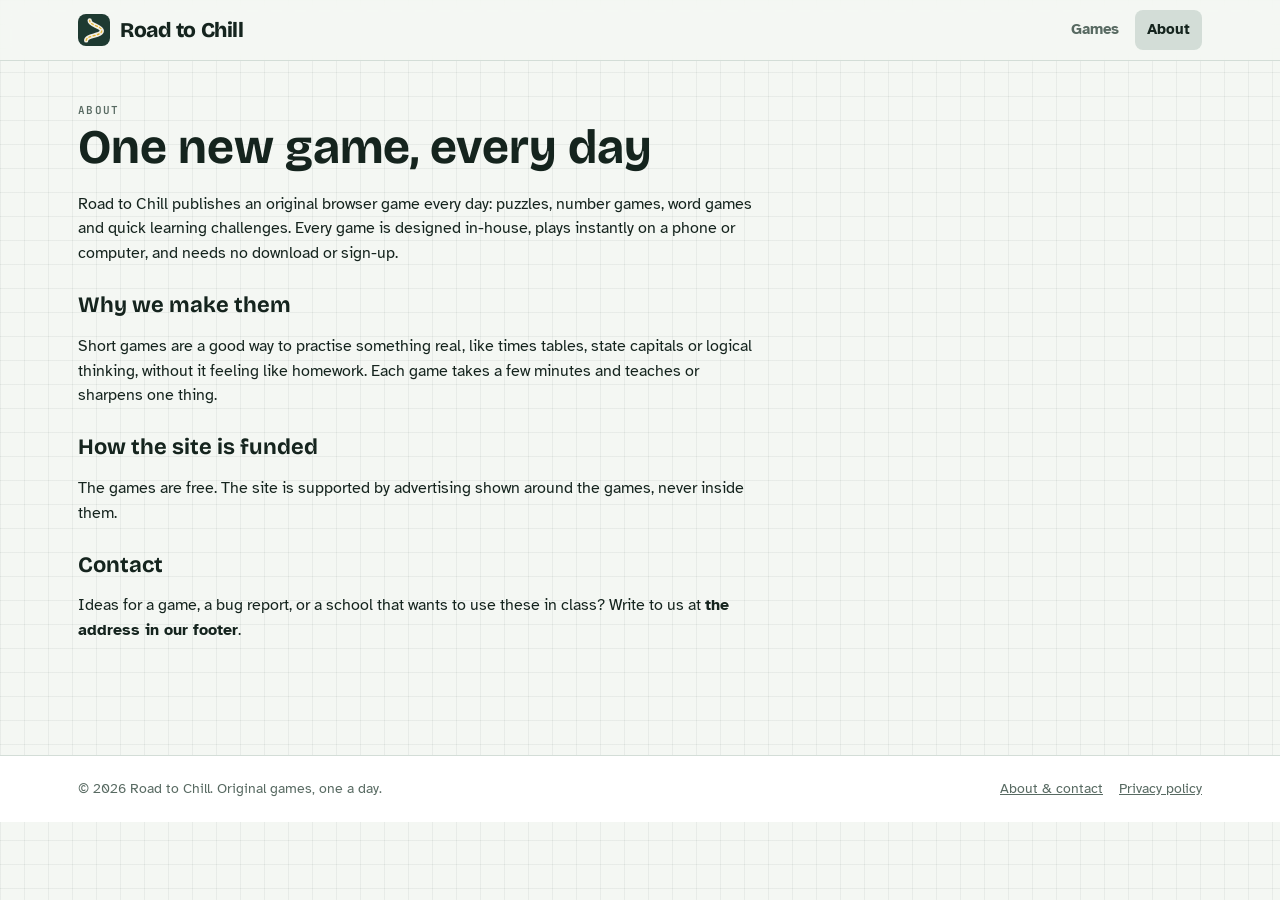
<file: about.html>
<!doctype html>
<html lang="en">
<head>
<meta charset="utf-8">
<meta name="viewport" content="width=device-width, initial-scale=1, viewport-fit=cover">
<title>About · Road to Chill</title>
<link rel="preconnect" href="https://fonts.googleapis.com">
<link rel="preconnect" href="https://fonts.gstatic.com" crossorigin>
<link rel="stylesheet" href="https://fonts.googleapis.com/css2?family=Atkinson+Hyperlegible:wght@400;700&family=Bricolage+Grotesque:opsz,wght@12..96,700;12..96,800&family=JetBrains+Mono:wght@500;700&display=swap">
<link rel="stylesheet" href="style.css">
<script src="config.js"></script>
<script src="app.js"></script>
</head>
<body>
<header id="site-header"></header>
<main class="wrap"><article class="prose">
<span class="label">About</span>
<h1>One new game, every day</h1>
<p><span data-site-name></span> publishes an original browser game every day: puzzles, number games, word games and quick learning challenges. Every game is designed in-house, plays instantly on a phone or computer, and needs no download or sign-up.</p>
<h2>Why we make them</h2>
<p>Short games are a good way to practise something real, like times tables, state capitals or logical thinking, without it feeling like homework. Each game takes a few minutes and teaches or sharpens one thing.</p>
<h2>How the site is funded</h2>
<p>The games are free. The site is supported by advertising shown around the games, never inside them.</p>
<h2>Contact</h2>
<p id="contact">Ideas for a game, a bug report, or a school that wants to use these in class? Write to us at <strong id="contact-email">the address in our footer</strong>.</p>
</article></main>
<footer id="site-footer"></footer>
<script>App.chrome("about");if(App.S.contactEmail){document.getElementById("contact-email").textContent=App.S.contactEmail;}</script>
</body>
</html>
</file>
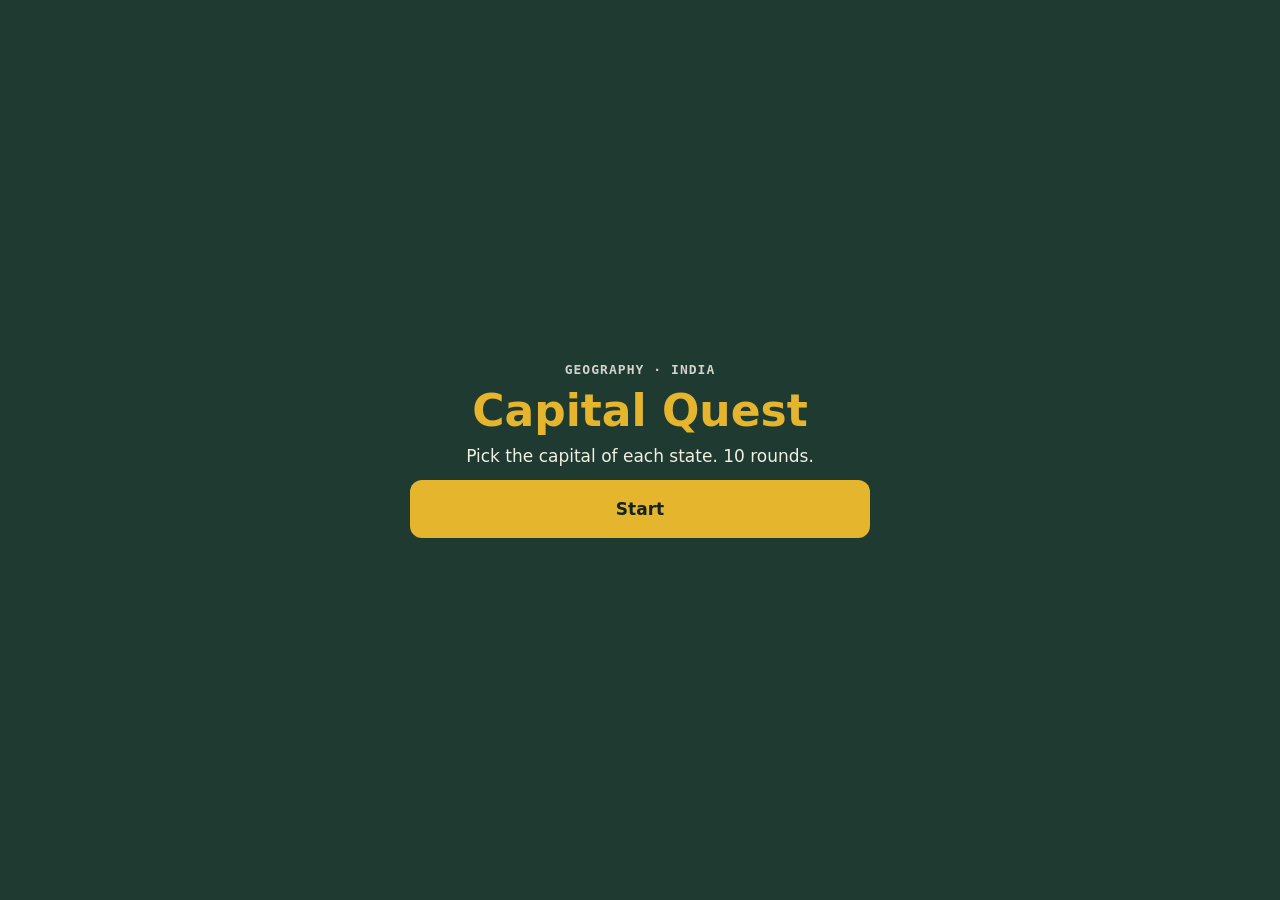
<file: capital-quest.html>
<!doctype html>
<html lang="en">
<head>
<meta charset="utf-8">
<meta name="viewport" content="width=device-width, initial-scale=1">
<title>Capital Quest</title>
<style>
  :root { --bg:#1e3a31; --card:#f2efe4; --ink:#16241e; --accent:#e5b52e; --ok:#3aa36a; --bad:#d4553f; }
  * { box-sizing: border-box; }
  html, body { height: 100%; margin: 0; }
  body { background: var(--bg); color: var(--card); font: 17px/1.4 system-ui, "Segoe UI", sans-serif; display: grid; place-items: center; padding: 16px; }
  .box { width: 100%; max-width: 460px; display: grid; gap: 14px; }
  .top { display: flex; justify-content: space-between; font: 700 13px ui-monospace, Menlo, monospace; letter-spacing: .08em; text-transform: uppercase; opacity: .85; }
  .bar { height: 6px; border-radius: 6px; background: rgba(255,255,255,.12); overflow: hidden; }
  .bar i { display: block; height: 100%; background: var(--accent); transition: width .3s; }
  .q { background: var(--card); color: var(--ink); border-radius: 14px; padding: 22px; text-align: center; }
  .q small { display: block; font-size: 13px; text-transform: uppercase; letter-spacing: .1em; opacity: .65; margin-bottom: 6px; }
  .q b { font-size: clamp(26px, 7vw, 36px); line-height: 1.1; }
  .opts { display: grid; grid-template-columns: 1fr 1fr; gap: 10px; }
  button { font: 700 17px system-ui, sans-serif; border: 0; border-radius: 12px; padding: 16px 10px; cursor: pointer; background: rgba(255,255,255,.1); color: var(--card); box-shadow: inset 0 0 0 2px rgba(255,255,255,.18); min-height: 58px; }
  button:hover { background: rgba(255,255,255,.16); }
  button.ok { background: var(--ok); box-shadow: none; }
  button.bad { background: var(--bad); box-shadow: none; }
  button.primary { background: var(--accent); color: var(--ink); box-shadow: none; }
  .fact { min-height: 1.4em; text-align: center; font-size: 15px; opacity: .9; }
  .end { text-align: center; display: grid; gap: 12px; }
  .end .big { font: 800 64px/1 system-ui, sans-serif; color: var(--accent); }
</style>
</head>
<body>
<div class="box" id="app"></div>
<script>
const DATA = [
  ["Andhra Pradesh","Amaravati"],["Arunachal Pradesh","Itanagar"],["Assam","Dispur"],["Bihar","Patna"],
  ["Chhattisgarh","Raipur"],["Goa","Panaji"],["Gujarat","Gandhinagar"],["Haryana","Chandigarh"],
  ["Himachal Pradesh","Shimla"],["Jharkhand","Ranchi"],["Karnataka","Bengaluru"],["Kerala","Thiruvananthapuram"],
  ["Madhya Pradesh","Bhopal"],["Maharashtra","Mumbai"],["Manipur","Imphal"],["Meghalaya","Shillong"],
  ["Mizoram","Aizawl"],["Nagaland","Kohima"],["Odisha","Bhubaneswar"],["Punjab","Chandigarh"],
  ["Rajasthan","Jaipur"],["Sikkim","Gangtok"],["Tamil Nadu","Chennai"],["Telangana","Hyderabad"],
  ["Tripura","Agartala"],["Uttar Pradesh","Lucknow"],["Uttarakhand","Dehradun"],["West Bengal","Kolkata"]
];
const CAPS = [...new Set(DATA.map(d => d[1]))];
const ROUNDS = 10;
const shuffle = a => { a = [...a]; for (let i = a.length - 1; i > 0; i--) { const j = Math.random() * (i + 1) | 0; [a[i], a[j]] = [a[j], a[i]]; } return a; };
const best = { get() { try { return +localStorage.getItem("cq-best") || 0; } catch (e) { return 0; } }, set(v) { try { localStorage.setItem("cq-best", v); } catch (e) {} } };
const app = document.getElementById("app");
let deck, round, score;

function start() { deck = shuffle(DATA).slice(0, ROUNDS); round = 0; score = 0; ask(); }

function ask() {
  const [state, cap] = deck[round];
  const opts = shuffle([cap, ...shuffle(CAPS.filter(c => c !== cap)).slice(0, 3)]);
  app.innerHTML = `
    <div class="top"><span>Round ${round + 1} / ${ROUNDS}</span><span>Score ${score}</span></div>
    <div class="bar"><i style="width:${round / ROUNDS * 100}%"></i></div>
    <div class="q"><small>What is the capital of</small><b>${state}</b></div>
    <div class="opts">${opts.map(o => `<button type="button">${o}</button>`).join("")}</div>
    <div class="fact" id="fact"></div>`;
  app.querySelectorAll(".opts button").forEach(b => b.onclick = () => pick(b, cap));
}

function pick(btn, cap) {
  app.querySelectorAll(".opts button").forEach(b => { b.disabled = true; if (b.textContent === cap) b.classList.add("ok"); });
  if (btn.textContent === cap) { score++; document.getElementById("fact").textContent = "Correct!"; }
  else { btn.classList.add("bad"); document.getElementById("fact").textContent = `It's ${cap}.`; }
  setTimeout(() => (++round < ROUNDS ? ask() : finish()), 1100);
}

function finish() {
  const b = Math.max(best.get(), score); best.set(b);
  const line = score === 10 ? "Perfect map! You know India by heart." : score >= 7 ? "Great work. A couple more rounds and you'll have them all." : "Good start. Play again: the states repeat, so you'll learn fast.";
  app.innerHTML = `<div class="end"><div class="top" style="justify-content:center">Final score</div>
    <div class="big">${score}/${ROUNDS}</div><div>${line}</div><div style="opacity:.75">Best: ${b}/${ROUNDS}</div>
    <button class="primary" type="button" id="again">Play again</button></div>`;
  document.getElementById("again").onclick = start;
}

app.innerHTML = `<div class="end"><div class="top" style="justify-content:center">Geography · India</div>
  <div class="big" style="font-size:44px">Capital Quest</div>
  <div>Pick the capital of each state. ${ROUNDS} rounds.</div>
  <button class="primary" type="button" id="go">Start</button></div>`;
document.getElementById("go").onclick = start;
</script>
</body>
</html>
</file>
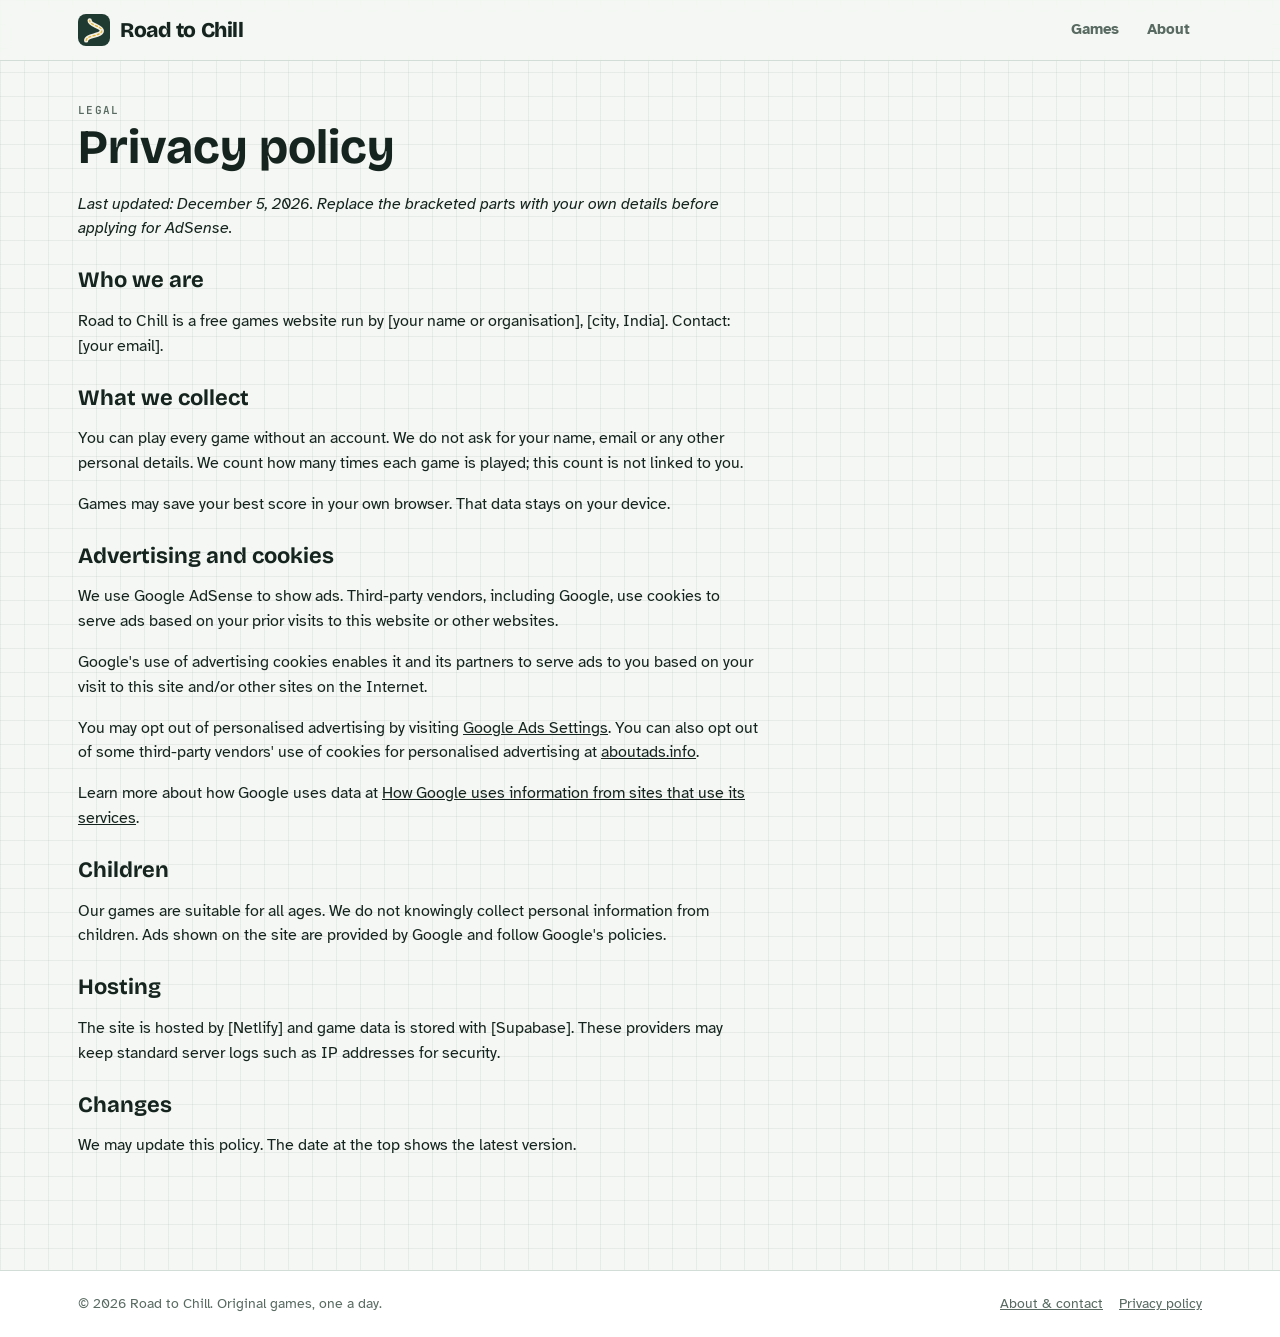
<file: privacy.html>
<!doctype html>
<html lang="en">
<head>
<meta charset="utf-8">
<meta name="viewport" content="width=device-width, initial-scale=1, viewport-fit=cover">
<title>Privacy policy · Road to Chill</title>
<link rel="preconnect" href="https://fonts.googleapis.com">
<link rel="preconnect" href="https://fonts.gstatic.com" crossorigin>
<link rel="stylesheet" href="https://fonts.googleapis.com/css2?family=Atkinson+Hyperlegible:wght@400;700&family=Bricolage+Grotesque:opsz,wght@12..96,700;12..96,800&family=JetBrains+Mono:wght@500;700&display=swap">
<link rel="stylesheet" href="style.css">
<script src="config.js"></script>
<script src="app.js"></script>
</head>
<body>
<header id="site-header"></header>
<main class="wrap"><article class="prose">
<span class="label">Legal</span>
<h1>Privacy policy</h1>
<p><em>Last updated: <span id="updated"></span>. Replace the bracketed parts with your own details before applying for AdSense.</em></p>
<h2>Who we are</h2>
<p><span data-site-name></span> is a free games website run by [your name or organisation], [city, India]. Contact: [your email].</p>
<h2>What we collect</h2>
<p>You can play every game without an account. We do not ask for your name, email or any other personal details. We count how many times each game is played; this count is not linked to you.</p>
<p>Games may save your best score in your own browser. That data stays on your device.</p>
<h2>Advertising and cookies</h2>
<p>We use Google AdSense to show ads. Third-party vendors, including Google, use cookies to serve ads based on your prior visits to this website or other websites.</p>
<p>Google's use of advertising cookies enables it and its partners to serve ads to you based on your visit to this site and/or other sites on the Internet.</p>
<p>You may opt out of personalised advertising by visiting <a href="https://www.google.com/settings/ads" rel="noopener">Google Ads Settings</a>. You can also opt out of some third-party vendors' use of cookies for personalised advertising at <a href="https://www.aboutads.info/choices/" rel="noopener">aboutads.info</a>.</p>
<p>Learn more about how Google uses data at <a href="https://policies.google.com/technologies/partner-sites" rel="noopener">How Google uses information from sites that use its services</a>.</p>
<h2>Children</h2>
<p>Our games are suitable for all ages. We do not knowingly collect personal information from children. Ads shown on the site are provided by Google and follow Google's policies.</p>
<h2>Hosting</h2>
<p>The site is hosted by [Netlify] and game data is stored with [Supabase]. These providers may keep standard server logs such as IP addresses for security.</p>
<h2>Changes</h2>
<p>We may update this policy. The date at the top shows the latest version.</p>
</article></main>
<footer id="site-footer"></footer>
<script>App.chrome("privacy");document.getElementById("updated").textContent=new Date(document.lastModified).toLocaleDateString(undefined,{day:"numeric",month:"long",year:"numeric"});</script>
</body>
</html>
</file>
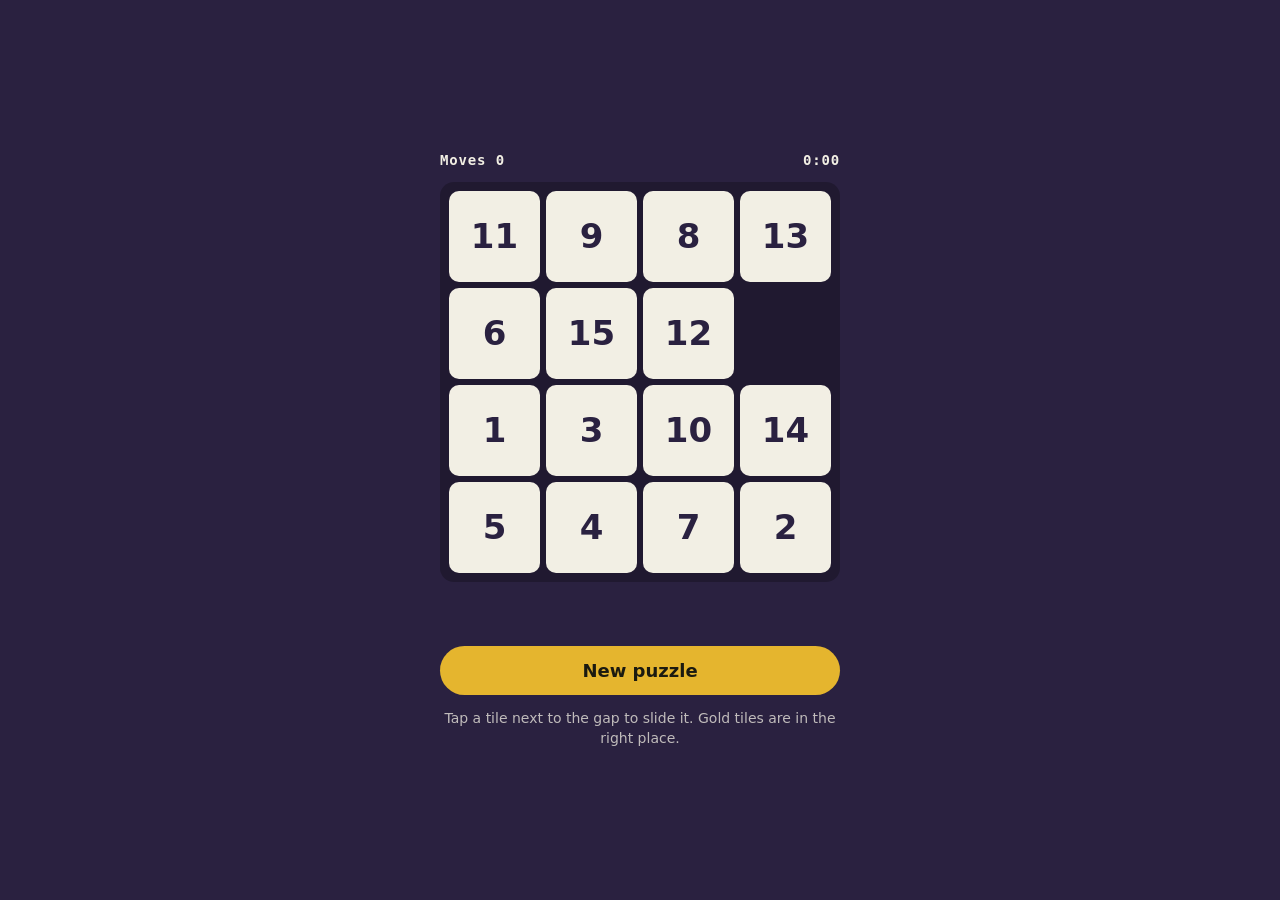
<file: slide-15.html>
<!doctype html>
<html lang="en">
<head>
<meta charset="utf-8">
<meta name="viewport" content="width=device-width, initial-scale=1">
<title>Slide 15</title>
<style>
  :root { --bg:#2a2140; --tile:#f2efe4; --ink:#2a2140; --accent:#e5b52e; }
  * { box-sizing: border-box; }
  html, body { height: 100%; margin: 0; }
  body { background: var(--bg); color: var(--tile); font: 16px/1.4 system-ui, "Segoe UI", sans-serif; display: grid; place-items: center; padding: 16px; }
  .box { width: 100%; max-width: 400px; display: grid; gap: 14px; text-align: center; }
  .hud { display: flex; justify-content: space-between; font: 700 14px ui-monospace, Menlo, monospace; letter-spacing: .06em; }
  .board { position: relative; width: 100%; aspect-ratio: 1; background: rgba(0,0,0,.25); border-radius: 14px; padding: 6px; }
  .tile { position: absolute; width: calc((100% - 12px) / 4 - 6px); height: calc((100% - 12px) / 4 - 6px);
    display: grid; place-items: center; background: var(--tile); color: var(--ink); border-radius: 10px;
    font: 800 clamp(22px, 8vw, 34px) system-ui, sans-serif; cursor: pointer; border: 0;
    transition: left .12s ease, top .12s ease; touch-action: manipulation; }
  .tile.home { background: var(--accent); }
  button.primary { font: 800 18px system-ui, sans-serif; border: 0; border-radius: 999px; padding: 14px 22px; background: var(--accent); color: #1b1a10; cursor: pointer; }
  .win { font: 800 28px system-ui, sans-serif; color: var(--accent); min-height: 1.3em; }
  .muted { opacity: .75; font-size: 14px; }
  @media (prefers-reduced-motion: reduce) { .tile { transition: none; } }
</style>
</head>
<body>
<div class="box">
  <div class="hud"><span>Moves <b id="m">0</b></span><span id="best"></span><span id="time">0:00</span></div>
  <div class="board" id="board" aria-label="Sliding puzzle"></div>
  <div class="win" id="win"></div>
  <button class="primary" type="button" id="shuffle">New puzzle</button>
  <div class="muted">Tap a tile next to the gap to slide it. Gold tiles are in the right place.</div>
</div>
<script>
const N = 4, board = document.getElementById("board");
let cells, moves, t0, clock, done;
const store = { get() { try { return +localStorage.getItem("s15-best") || 0; } catch (e) { return 0; } }, set(v) { try { localStorage.setItem("s15-best", v); } catch (e) {} } };

function neighbours(i) { const r = i / N | 0, c = i % N, out = []; if (r) out.push(i - N); if (r < N - 1) out.push(i + N); if (c) out.push(i - 1); if (c < N - 1) out.push(i + 1); return out; }

function newGame() {
  cells = [...Array(N * N - 1).keys()].map(i => i + 1).concat(0);
  let gap = N * N - 1, prev = -1;
  for (let k = 0; k < 220; k++) { // random legal moves keep it solvable
    const opts = neighbours(gap).filter(x => x !== prev);
    const pick = opts[Math.random() * opts.length | 0];
    [cells[gap], cells[pick]] = [cells[pick], cells[gap]]; prev = gap; gap = pick;
  }
  moves = 0; done = false; t0 = null; clearInterval(clock);
  document.getElementById("time").textContent = "0:00";
  document.getElementById("win").textContent = "";
  const b = store.get(); document.getElementById("best").textContent = b ? "Best " + b : "";
  draw();
}

function draw() {
  board.innerHTML = "";
  cells.forEach((v, i) => {
    if (!v) return;
    const el = document.createElement("button");
    el.type = "button"; el.className = "tile" + (v === i + 1 ? " home" : ""); el.textContent = v;
    el.style.left = `calc(6px + ${i % N} * (100% - 12px) / 4 + 3px)`;
    el.style.top = `calc(6px + ${i / N | 0} * (100% - 12px) / 4 + 3px)`;
    el.onclick = () => move(i);
    board.appendChild(el);
  });
  document.getElementById("m").textContent = moves;
}

function move(i) {
  if (done) return;
  const gap = cells.indexOf(0);
  if (!neighbours(gap).includes(i)) return;
  if (!t0) { t0 = Date.now(); clock = setInterval(() => { const s = (Date.now() - t0) / 1000 | 0; document.getElementById("time").textContent = (s / 60 | 0) + ":" + String(s % 60).padStart(2, "0"); }, 500); }
  [cells[gap], cells[i]] = [cells[i], cells[gap]]; moves++; draw();
  if (cells.every((v, k) => v === (k + 1) % (N * N))) {
    done = true; clearInterval(clock);
    const b = store.get(); if (!b || moves < b) store.set(moves);
    document.getElementById("win").textContent = `Solved in ${moves} moves!`;
  }
}

document.getElementById("shuffle").onclick = newGame;
newGame();
</script>
</body>
</html>
</file>
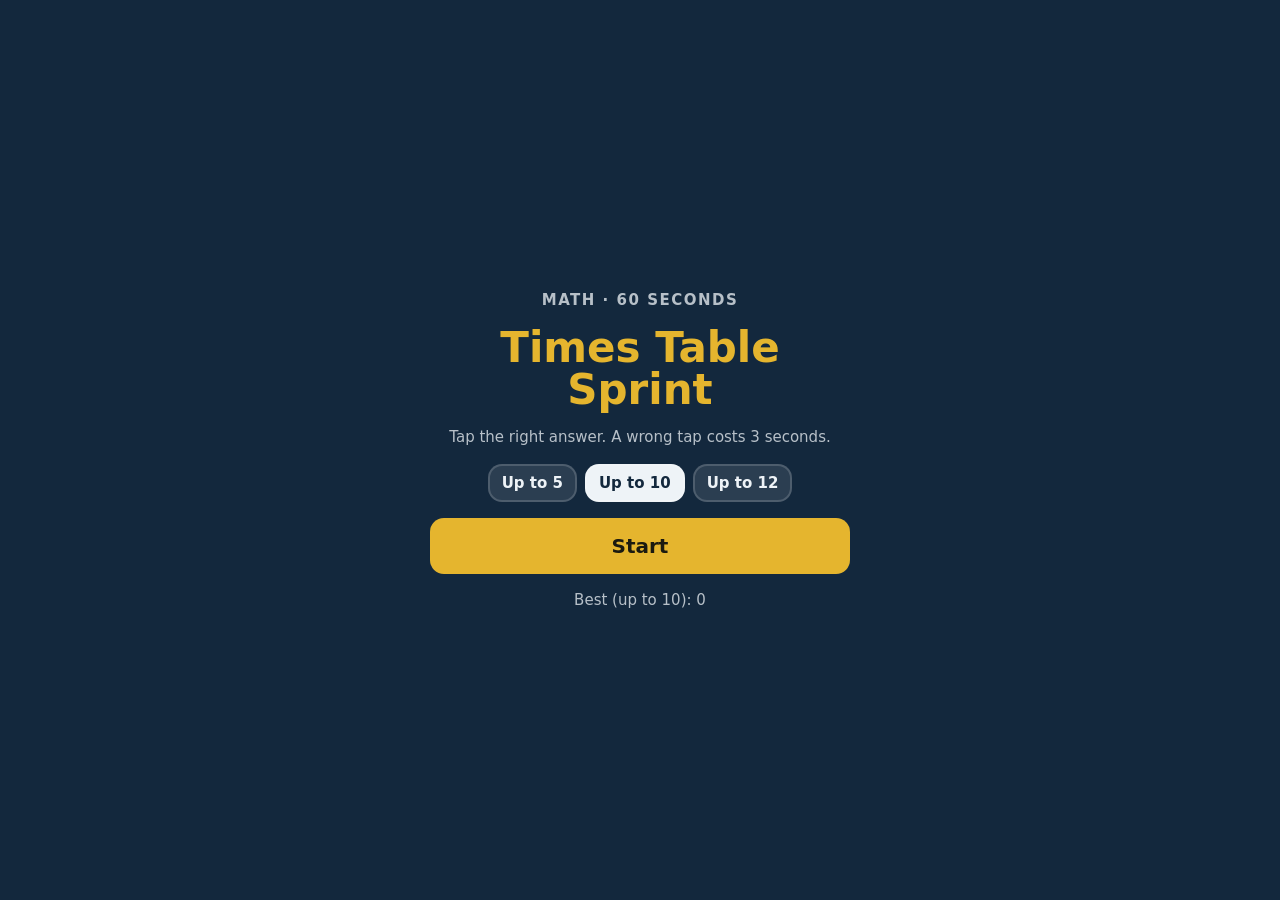
<file: times-table-sprint.html>
<!doctype html>
<html lang="en">
<head>
<meta charset="utf-8">
<meta name="viewport" content="width=device-width, initial-scale=1">
<title>Times Table Sprint</title>
<style>
  :root { --bg:#13283d; --chalk:#eef3f7; --accent:#e5b52e; --ok:#3aa36a; --bad:#d4553f; }
  * { box-sizing: border-box; }
  html, body { height: 100%; margin: 0; }
  body { background: var(--bg); color: var(--chalk); font: 17px/1.4 system-ui, "Segoe UI", sans-serif; display: grid; place-items: center; padding: 16px; }
  .box { width: 100%; max-width: 420px; display: grid; gap: 16px; text-align: center; }
  .hud { display: flex; justify-content: space-between; font: 700 14px ui-monospace, Menlo, monospace; letter-spacing: .06em; }
  .time { color: var(--accent); }
  .sum { font: 800 clamp(48px, 14vw, 72px)/1 system-ui, sans-serif; letter-spacing: -.02em; padding: 18px 0; border-radius: 16px; background: rgba(255,255,255,.06); transition: background .15s; }
  .sum.ok { background: rgba(58,163,106,.35); } .sum.bad { background: rgba(212,85,63,.35); }
  .pad { display: grid; grid-template-columns: 1fr 1fr; gap: 10px; }
  button { font: 800 26px system-ui, sans-serif; border: 0; border-radius: 14px; padding: 18px 0; cursor: pointer; background: rgba(255,255,255,.1); color: var(--chalk); box-shadow: inset 0 0 0 2px rgba(255,255,255,.16); touch-action: manipulation; }
  button:active { transform: scale(.97); }
  button.primary { background: var(--accent); color: #1b1a10; font-size: 20px; box-shadow: none; padding: 16px; }
  .big { font: 800 64px/1 system-ui, sans-serif; color: var(--accent); }
  .muted { opacity: .75; font-size: 15px; }
  .levels { display: flex; gap: 8px; justify-content: center; flex-wrap: wrap; }
  .levels button { font-size: 15px; padding: 10px 14px; }
  .levels button[aria-pressed="true"] { background: var(--chalk); color: var(--bg); }
</style>
</head>
<body>
<div class="box" id="app"></div>
<script>
const app = document.getElementById("app");
const LEVELS = { "Up to 5": 5, "Up to 10": 10, "Up to 12": 12 };
let max = 10, score, wrong, left, timer, answer;
const store = { get(k) { try { return +localStorage.getItem(k) || 0; } catch (e) { return 0; } }, set(k, v) { try { localStorage.setItem(k, v); } catch (e) {} } };
const rnd = (a, b) => a + Math.floor(Math.random() * (b - a + 1));

function menu() {
  app.innerHTML = `<div class="muted" style="text-transform:uppercase;letter-spacing:.1em;font-weight:700">Math · 60 seconds</div>
    <div class="big" style="font-size:42px">Times Table Sprint</div>
    <div class="muted">Tap the right answer. A wrong tap costs 3 seconds.</div>
    <div class="levels">${Object.keys(LEVELS).map(k => `<button type="button" aria-pressed="${LEVELS[k] === max}" data-m="${LEVELS[k]}">${k}</button>`).join("")}</div>
    <button class="primary" type="button" id="go">Start</button>
    <div class="muted">Best (up to ${max}): ${store.get("tts-" + max)}</div>`;
  app.querySelectorAll(".levels button").forEach(b => b.onclick = () => { max = +b.dataset.m; menu(); });
  document.getElementById("go").onclick = start;
}

function start() {
  score = 0; wrong = 0; left = 60;
  app.innerHTML = `<div class="hud"><span>Score <b id="s">0</b></span><span class="time" id="t">60s</span></div>
    <div class="sum" id="sum"></div><div class="pad" id="pad"></div>`;
  next();
  timer = setInterval(() => { left--; tick(); }, 1000);
}

function tick() {
  document.getElementById("t").textContent = Math.max(0, left) + "s";
  if (left <= 0) end();
}

function next() {
  const a = rnd(2, max), b = rnd(2, max);
  answer = a * b;
  const opts = new Set([answer]);
  const near = [answer + a, answer - a, answer + b, answer - b, (a + 1) * (b + 1), answer + 1, answer - 1, answer + 10];
  for (const n of near.sort(() => Math.random() - .5)) { if (opts.size >= 4) break; if (n > 0) opts.add(n); }
  while (opts.size < 4) opts.add(rnd(4, max * max));
  document.getElementById("sum").textContent = `${a} × ${b}`;
  document.getElementById("pad").innerHTML = [...opts].sort(() => Math.random() - .5).map(n => `<button type="button">${n}</button>`).join("");
  document.querySelectorAll("#pad button").forEach(btn => btn.onclick = () => tap(+btn.textContent));
}

function flash(cls) { const s = document.getElementById("sum"); s.className = "sum " + cls; setTimeout(() => s && (s.className = "sum"), 180); }

function tap(n) {
  if (left <= 0) return;
  if (n === answer) { score++; document.getElementById("s").textContent = score; flash("ok"); next(); }
  else { wrong++; left -= 3; flash("bad"); tick(); }
}

function end() {
  clearInterval(timer);
  const key = "tts-" + max, best = Math.max(store.get(key), score); store.set(key, best);
  const acc = score + wrong ? Math.round(score / (score + wrong) * 100) : 0;
  app.innerHTML = `<div class="muted" style="text-transform:uppercase;letter-spacing:.1em;font-weight:700">Time's up</div>
    <div class="big">${score}</div><div>correct answers · ${acc}% accuracy</div>
    <div class="muted">Best (up to ${max}): ${best}</div>
    <button class="primary" type="button" id="again">Play again</button>
    <button type="button" id="menu" style="font-size:16px;padding:12px">Change level</button>`;
  document.getElementById("again").onclick = start;
  document.getElementById("menu").onclick = menu;
}

menu();
</script>
</body>
</html>
</file>
<file: style.css>
/* Layout concept: a chalkboard "today's puzzle" slate up top, numbered daily issues below
   on graph-paper ground — a classroom wall of puzzles, one added each day. */
:root {
  --paper: #f4f7f3;
  --surface: #ffffff;
  --ink: #15241e;
  --muted: #586a62;
  --line: #d3ddd7;
  --board: #1e3a31;
  --board-2: #274a3f;
  --chalk: #f2efe4;
  --chalk-dim: #b9c7bf;
  --accent: #e5b52e;
  --accent-ink: #1b1a10;
  --grid: rgba(30, 58, 49, .06);
  --danger: #b2382c;
  --ok: #2c7a4b;
  --warn: #9a6a00;

  --f-display: "Bricolage Grotesque", "Arial Rounded MT Bold", system-ui, sans-serif;
  --f-body: "Atkinson Hyperlegible", "Segoe UI", system-ui, sans-serif;
  --f-mono: "JetBrains Mono", ui-monospace, "SFMono-Regular", Menlo, monospace;

  --r: 10px;
  --wrap: 1180px;
  color-scheme: light;
}
@media (prefers-color-scheme: dark) {
  :root:not([data-theme="light"]) {
    --paper: #0e1814; --surface: #14211c; --ink: #e5ede8; --muted: #93a69d; --line: #253730;
    --board: #16302a; --board-2: #1f3d34; --chalk: #f2efe4; --chalk-dim: #a9bab1;
    --grid: rgba(229, 237, 232, .035); --danger: #e0715f; --ok: #63c08b; --warn: #e5b52e;
    color-scheme: dark;
  }
}
:root[data-theme="dark"] {
  --paper: #0e1814; --surface: #14211c; --ink: #e5ede8; --muted: #93a69d; --line: #253730;
  --board: #16302a; --board-2: #1f3d34; --chalk: #f2efe4; --chalk-dim: #a9bab1;
  --grid: rgba(229, 237, 232, .035); --danger: #e0715f; --ok: #63c08b; --warn: #e5b52e;
  color-scheme: dark;
}

* { box-sizing: border-box; }
html { -webkit-text-size-adjust: 100%; }
body {
  margin: 0;
  font: 16px/1.55 var(--f-body);
  color: var(--ink);
  background-color: var(--paper);
  background-image:
    linear-gradient(var(--grid) 1px, transparent 1px),
    linear-gradient(90deg, var(--grid) 1px, transparent 1px);
  background-size: 24px 24px;
}
img { max-width: 100%; display: block; }
a { color: inherit; }
h1, h2, h3 { font-family: var(--f-display); line-height: 1.08; text-wrap: balance; margin: 0; }
:focus-visible { outline: 3px solid var(--accent); outline-offset: 2px; border-radius: 4px; }
[hidden] { display: none !important; }

.wrap { max-width: var(--wrap); margin: 0 auto; padding-inline: 16px; }
@media (min-width: 720px) { .wrap { padding-inline: 28px; } }

.label {
  font: 600 11px/1 var(--f-mono);
  letter-spacing: .12em;
  text-transform: uppercase;
  color: var(--muted);
}

/* ── header ─────────────────────────────────────────── */
.site-header {
  position: sticky; top: env(safe-area-inset-top, 0px); z-index: 20;
  background: color-mix(in srgb, var(--paper) 88%, transparent);
  backdrop-filter: blur(8px);
  border-bottom: 1px solid var(--line);
}
.site-header .wrap { display: flex; align-items: center; gap: 16px; min-height: 60px; }
.brand { display: flex; align-items: center; gap: 10px; text-decoration: none; font: 800 21px/1 var(--f-display); letter-spacing: -.02em; }
.brand-mark { width: 32px; height: 32px; border-radius: 8px; background: var(--board); color: var(--chalk); padding: 3px; display: block; }
.brand-mark svg { width: 100%; height: 100%; display: block; }
.nav { margin-left: auto; display: flex; gap: 4px; }
.nav a { text-decoration: none; padding: 8px 12px; border-radius: 8px; font-weight: 700; font-size: 15px; color: var(--muted); }
.nav a:hover, .nav a[aria-current="page"] { color: var(--ink); background: var(--line); }

/* ── ads ────────────────────────────────────────────── */
.ad { display: flex; justify-content: center; align-items: center; margin-inline: auto; width: 100%; }
.ad ins { width: 100%; }
.ad.placeholder {
  border: 1.5px dashed var(--line); border-radius: var(--r); color: var(--muted);
  font: 500 12px/1.4 var(--f-mono); text-align: center; padding: 10px; background: var(--surface);
}
.ad-top { min-height: 90px; max-width: 970px; }
.ad-side { min-height: 600px; }
.ad-below { min-height: 100px; }
.ad-feed { min-height: 100%; }
.ad-band { padding-block: 16px; }

/* ── hero slate ─────────────────────────────────────── */
.slate {
  position: relative; overflow: hidden;
  background: radial-gradient(120% 140% at 0% 0%, var(--board-2), var(--board) 60%);
  color: var(--chalk); border-radius: 16px;
  display: grid; gap: 24px; padding: 24px;
  border: 6px solid #5b3f26; /* wooden frame */
  box-shadow: inset 0 0 60px rgba(0,0,0,.25);
}
@media (min-width: 820px) { .slate { grid-template-columns: 1.1fr 1fr; padding: 36px; align-items: center; } }
.slate .label { color: var(--chalk-dim); }
.slate h1 { font-size: clamp(34px, 6.4vw, 64px); font-weight: 800; letter-spacing: -.03em; margin-block: 10px 12px; }
.slate p { margin: 0 0 20px; color: var(--chalk-dim); max-width: 46ch; font-size: 17px; }
.slate .issue { font: 700 13px/1 var(--f-mono); color: var(--accent); letter-spacing: .08em; }
.slate-art { border-radius: 10px; overflow: hidden; aspect-ratio: 4 / 3; background: rgba(0,0,0,.2); transform: rotate(1.2deg); box-shadow: 0 10px 30px rgba(0,0,0,.35); }
.slate-art img { width: 100%; height: 100%; object-fit: cover; }
.chalk-line { height: 3px; width: 72px; background: var(--accent); border-radius: 3px; opacity: .9; }

.btn {
  display: inline-flex; align-items: center; justify-content: center; gap: 8px;
  font: 800 16px/1 var(--f-display); padding: 14px 22px; border-radius: 999px;
  border: 0; cursor: pointer; text-decoration: none;
  background: var(--accent); color: var(--accent-ink);
  box-shadow: 0 3px 0 color-mix(in srgb, var(--accent) 55%, black);
  transition: transform .08s ease, box-shadow .08s ease;
}
.btn:active { transform: translateY(2px); box-shadow: 0 1px 0 color-mix(in srgb, var(--accent) 55%, black); }
.btn.ghost { background: transparent; color: var(--ink); box-shadow: inset 0 0 0 1.5px var(--line); }
.btn.small { padding: 9px 14px; font-size: 14px; }
.btn.danger { background: var(--danger); color: #fff; box-shadow: none; }
.btn[disabled] { opacity: .5; cursor: not-allowed; }

/* ── catalogue ──────────────────────────────────────── */
.section-head { display: flex; flex-wrap: wrap; align-items: end; justify-content: space-between; gap: 12px; margin-block: 36px 16px; }
.section-head h2 { font-size: clamp(24px, 3.6vw, 32px); letter-spacing: -.02em; }
.filters { display: flex; flex-wrap: wrap; gap: 8px; align-items: center; }
.chip {
  border: 1.5px solid var(--line); background: var(--surface); color: var(--ink);
  padding: 7px 13px; border-radius: 999px; font: 700 14px/1 var(--f-body); cursor: pointer;
}
.chip[aria-pressed="true"] { background: var(--ink); color: var(--paper); border-color: var(--ink); }
.search {
  flex: 1 1 200px; min-width: 0; max-width: 280px;
  border: 1.5px solid var(--line); background: var(--surface); color: var(--ink);
  border-radius: 999px; padding: 9px 16px; font: 15px var(--f-body);
}

.grid { display: grid; gap: 18px; grid-template-columns: repeat(auto-fill, minmax(min(100%, 220px), 1fr)); }
.card {
  display: flex; flex-direction: column; background: var(--surface);
  border: 1px solid var(--line); border-radius: 12px; overflow: hidden;
  text-decoration: none; transition: transform .15s ease, box-shadow .15s ease;
}
.card:hover { transform: translateY(-3px); box-shadow: 0 10px 24px rgba(0,0,0,.08); }
.card .thumb { aspect-ratio: 4 / 3; background: var(--board); position: relative; }
.card .thumb img { width: 100%; height: 100%; object-fit: cover; }
.card .no {
  position: absolute; top: 8px; left: 8px; background: var(--accent); color: var(--accent-ink);
  font: 700 11px/1 var(--f-mono); padding: 5px 7px; border-radius: 5px; letter-spacing: .04em;
}
.card .body { padding: 12px 14px 14px; display: grid; gap: 6px; min-width: 0; }
.card h3 { font-size: 18px; font-weight: 700; letter-spacing: -.01em; }
.card .meta { display: flex; justify-content: space-between; gap: 8px; font: 12px/1.3 var(--f-mono); color: var(--muted); }
.card.ad-card { padding: 10px; justify-content: center; }

.fallback-thumb {
  width: 100%; height: 100%; display: grid; place-items: center;
  font: 800 44px/1 var(--f-display); color: var(--chalk); letter-spacing: -.03em;
}

.empty { text-align: center; padding: 48px 16px; color: var(--muted); border: 1.5px dashed var(--line); border-radius: 12px; }

/* ── play page ──────────────────────────────────────── */
.play-layout { display: grid; gap: 20px; padding-block: 20px 8px; }
@media (min-width: 1040px) { .play-layout { grid-template-columns: minmax(0, 1fr) 300px; } }
.stage {
  position: relative; background: var(--board); border-radius: 14px; overflow: hidden;
  height: min(78vh, 720px); min-height: 460px; border: 6px solid #5b3f26;
}
.stage iframe { width: 100%; height: 100%; border: 0; display: block; background: #fff; }
.stage .cover {
  position: absolute; inset: 0; display: grid; place-items: center; text-align: center;
  color: var(--chalk); padding: 24px; background-size: cover; background-position: center;
}
.stage .cover::before { content: ""; position: absolute; inset: 0; background: rgba(14, 30, 24, .72); }
.stage .cover > * { position: relative; }
.stage .cover h1 { font-size: clamp(30px, 5vw, 52px); margin-block: 8px 18px; }
.stage .cover .label { color: var(--chalk-dim); }
.toolbar { display: flex; flex-wrap: wrap; gap: 8px; margin-top: 12px; }
.game-info { display: grid; gap: 10px; margin-top: 18px; max-width: 70ch; }
.game-info h2 { font-size: 28px; }
.tags { display: flex; flex-wrap: wrap; gap: 6px; }
.tag { font: 12px/1 var(--f-mono); padding: 6px 8px; border-radius: 5px; background: var(--line); color: var(--ink); }
.sidebar { display: none; }
@media (min-width: 1040px) { .sidebar { display: block; position: sticky; top: 80px; align-self: start; } }

/* ── prose pages ────────────────────────────────────── */
.prose { max-width: 68ch; padding-block: 36px 48px; }
.prose h1 { font-size: clamp(32px, 5vw, 48px); margin-bottom: 18px; }
.prose h2 { font-size: 22px; margin-block: 28px 8px; }
.prose p, .prose li { color: var(--ink); }

/* ── footer ─────────────────────────────────────────── */
.site-footer { margin-top: 48px; border-top: 1px solid var(--line); background: var(--surface); }
.site-footer .wrap { display: flex; flex-wrap: wrap; justify-content: space-between; gap: 12px; padding-block: 22px; font-size: 14px; color: var(--muted); }
.site-footer nav { display: flex; gap: 16px; flex-wrap: wrap; }

.toast {
  position: fixed; left: 50%; bottom: calc(20px + env(safe-area-inset-bottom, 0px)); transform: translateX(-50%);
  background: var(--ink); color: var(--paper); padding: 12px 18px; border-radius: 999px;
  font-weight: 700; font-size: 15px; z-index: 50; box-shadow: 0 8px 24px rgba(0,0,0,.2);
}

@media (prefers-reduced-motion: reduce) {
  *, *::before, *::after { transition: none !important; animation: none !important; }
}
</file>
